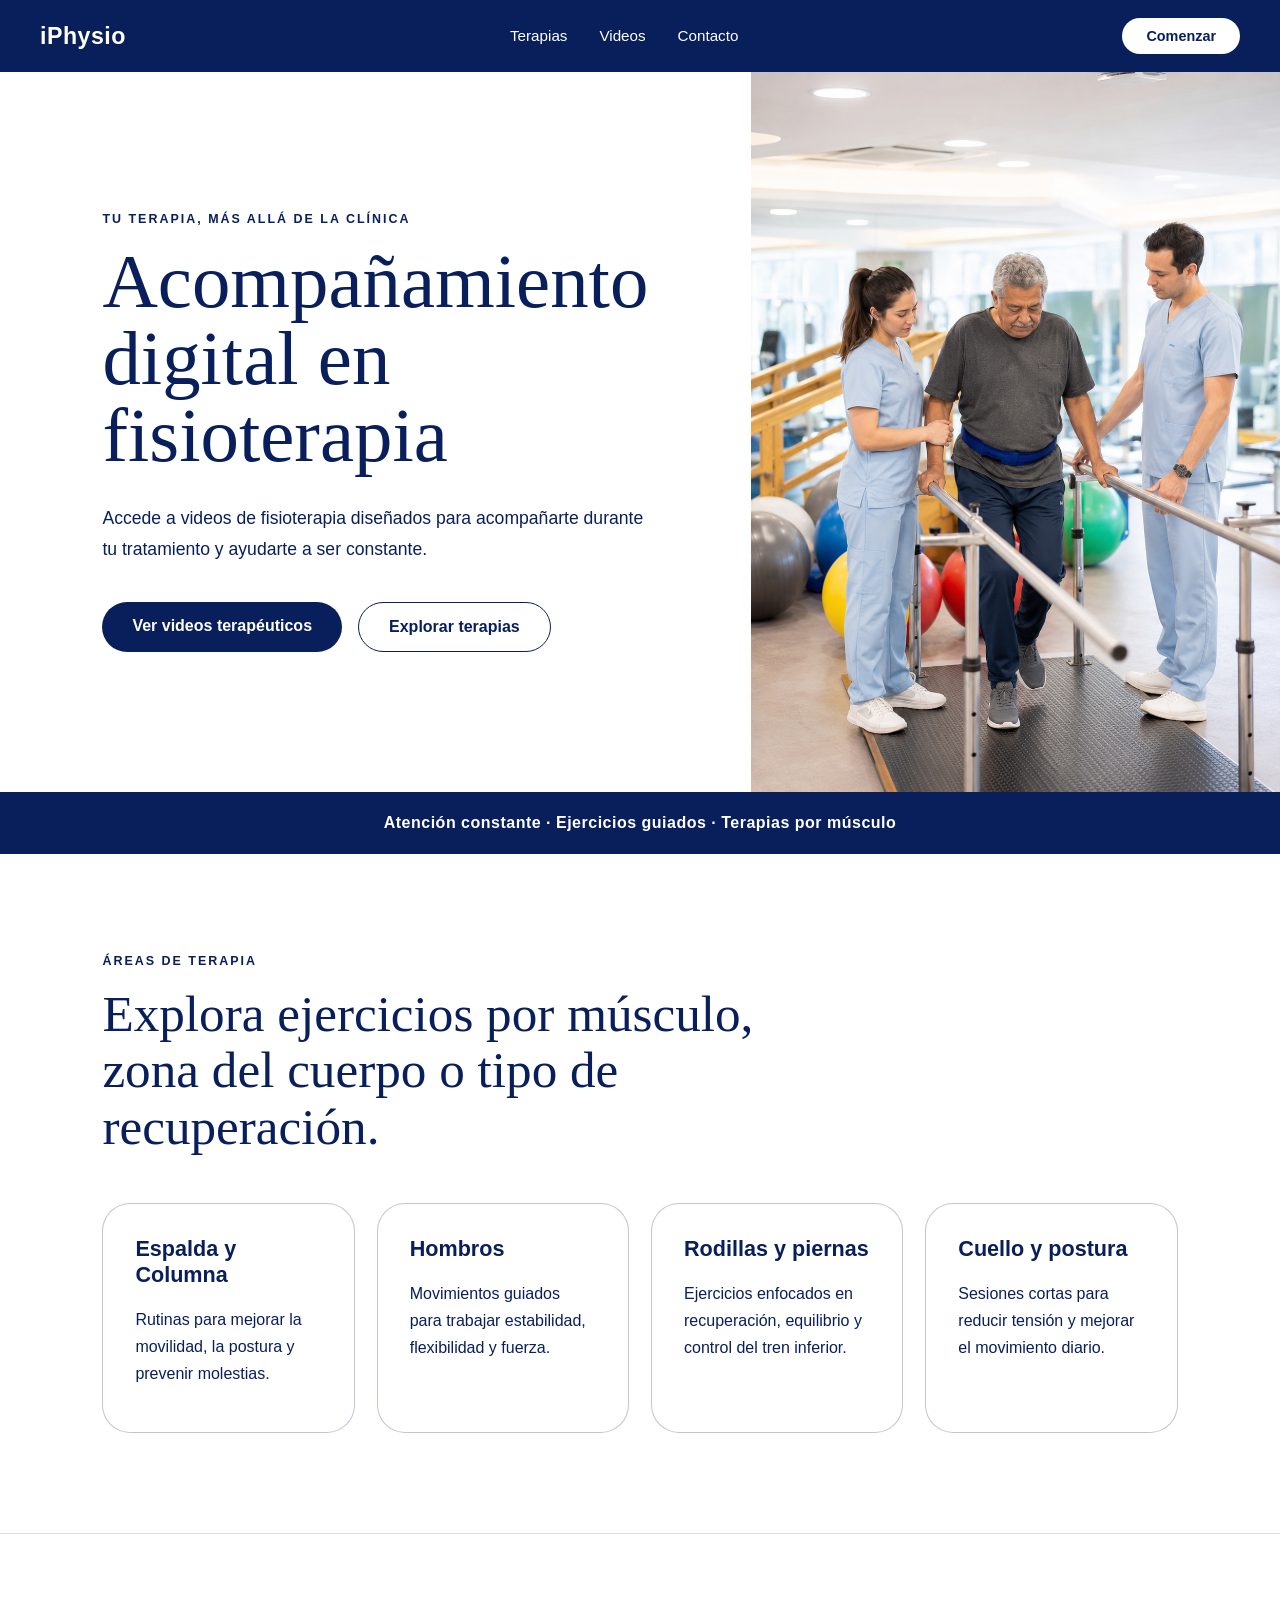
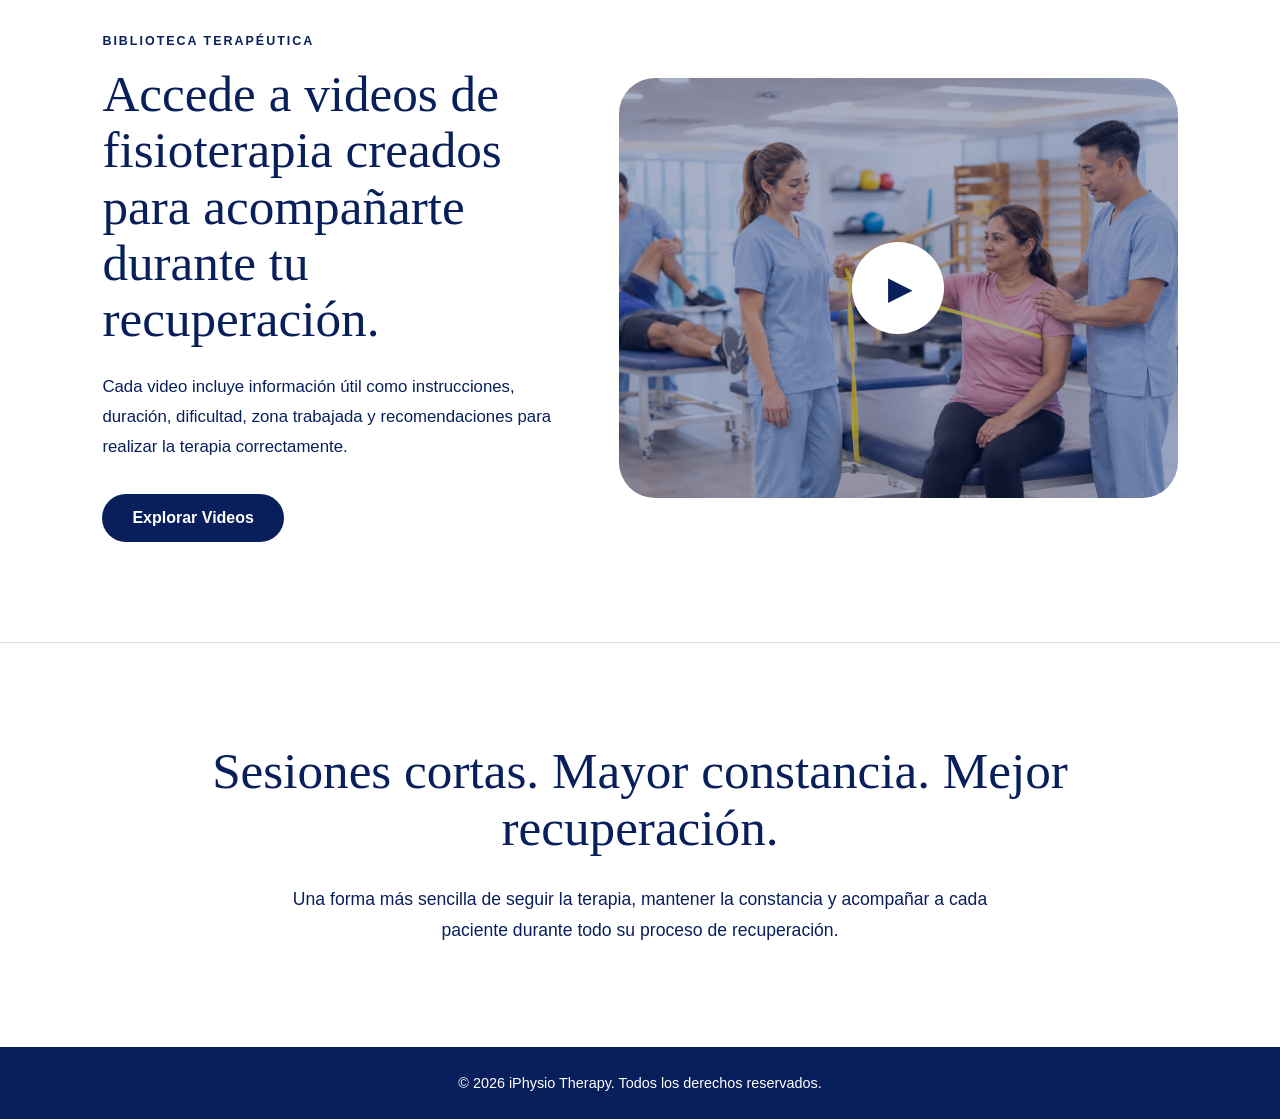
<file: index.html>
<!DOCTYPE html>
<html lang="es">
<head>
  <meta charset="UTF-8" />
  <meta name="viewport" content="width=device-width, initial-scale=1.0" />
  <title>iPhysio</title>
  <link rel="stylesheet" href="style.css" />
</head>
<body>

  <!-- Site header -->
  <header class="site-header">
    <nav class="navigation">
      <a href="index.html" class="site-logo">iPhysio</a>

      <ul class="nav-menu">
        <li><a href="#therapies">Terapias</a></li>
        <li><a href="videos.html#video-library">Videos</a></li>
        <li><a href="#contact">Contacto</a></li>
      </ul>

      <a href="videos.html#video-library" class="btn-start">Comenzar</a>
    </nav>
  </header>

  <main>

    <!-- Hero page -->
    <section class="hero-page">
      <div class="hero-content">
        <p class="section-label">Tu terapia, más allá de la clínica</p>

        <h1>
          Acompañamiento digital en fisioterapia
        </h1>

        <p class="hero-text">
          Accede a videos de fisioterapia diseñados para acompañarte durante tu tratamiento y ayudarte a ser constante.
        </p>

        <div class="hero-buttons">
          <a href="videos.html#video-library" class="btn-videos">Ver videos terapéuticos</a>
          <a href="#therapies" class="btn-therapy">Explorar terapias</a>
        </div>
      </div>

      <div class="hero-image">
        <img src="therapy-hero.png" alt="Sesión de fisioterapia" />
      </div>
    </section>

    <!-- Benefits strip -->
    <section class="benefits-strip">
      <p>
        Atención constante · Ejercicios guiados · Terapias por músculo
      </p>
    </section>

    <!-- Therapy areas -->
    <section class="therapy-section" id="therapies">
      <div class="section-title">
        <p class="section-label">Áreas de terapia</p>

        <h2>
          Explora ejercicios por músculo, zona del cuerpo o tipo de recuperación.
        </h2>
      </div>

      <div class="therapy-grid">

        <a href="videos.html#back-spine" class="therapy-card">
          <h3>Espalda y Columna</h3>
          <p>
            Rutinas para mejorar la movilidad, la postura y prevenir molestias.
          </p>
        </a>

        <a href="videos.html#shoulders" class="therapy-card">
          <h3>Hombros</h3>
          <p>
            Movimientos guiados para trabajar estabilidad, flexibilidad y fuerza.
          </p>
        </a>

        <a href="videos.html#knees-legs" class="therapy-card">
          <h3>Rodillas y piernas</h3>
          <p>
            Ejercicios enfocados en recuperación, equilibrio y control del tren inferior.
          </p>
        </a>

        <a href="videos.html#neck-posture" class="therapy-card">
          <h3>Cuello y postura</h3>
          <p>
            Sesiones cortas para reducir tensión y mejorar el movimiento diario.
          </p>
        </a>

      </div>
    </section>

    <!-- Home video section -->
    <section class="home-video-section" id="videos">
      <div class="home-video-content">
        <p class="section-label">Biblioteca terapéutica</p>

        <h2>
          Accede a videos de fisioterapia creados para acompañarte durante tu recuperación.
        </h2>

        <p>
          Cada video incluye información útil como instrucciones, duración, dificultad, zona trabajada y recomendaciones para realizar la terapia correctamente.
        </p>

        <a href="videos.html#video-library" class="btn-library">Explorar Videos</a>
      </div>

      <a href="videos.html#video-library" class="video-preview" aria-label="Ir a la biblioteca de videos">
        <img src="video-preview.png" alt="Vista previa de videos terapéuticos">
        <div class="play-button">▶</div>
      </a>
    </section>

    <!-- Motivation section -->
    <section class="motivation-section">
      <h2>
        Sesiones cortas. Mayor constancia. Mejor recuperación.
      </h2>

      <p>
        Una forma más sencilla de seguir la terapia, mantener la constancia y acompañar a cada paciente durante todo su proceso de recuperación.
      </p>
    </section>

  </main>

  <!-- Site footer -->
  <footer class="site-footer" id="contact">
    <p>© 2026 iPhysio Therapy. Todos los derechos reservados.</p>
  </footer>

  <script src="script.js"></script>

</body>
</html>
</file>
<file: style.css>
/* Base */


* {
  margin: 0;
  padding: 0;
  box-sizing: border-box;
}

:root {
  --galaxy: #081f5c;
  --white: #ffffff;
}

html {
  scroll-behavior: smooth;
}

body {
  font-family: Arial, Helvetica, sans-serif;
  background-color: var(--white);
  color: var(--galaxy);
}

/* Site header */


.site-header {
  width: 100%;
  background-color: var(--galaxy);
  position: sticky;
  top: 0;
  z-index: 100;
  transition: box-shadow 0.3s ease;
}

.site-header.header-scrolled {
  box-shadow: 0 12px 30px rgba(8, 31, 92, 0.18);
}

.navigation {
  max-width: 1280px;
  margin: 0 auto;
  padding: 18px 40px;
  display: flex;
  justify-content: space-between;
  align-items: center;
}

.site-logo {
  color: var(--white);
  text-decoration: none;
  font-size: 1.45rem;
  font-weight: 700;
  letter-spacing: 0.5px;
}

.nav-menu {
  display: flex;
  align-items: center;
  list-style: none;
  gap: 32px;
}

.nav-menu a {
  color: var(--white);
  text-decoration: none;
  font-size: 0.95rem;
  font-weight: 500;
}

.nav-menu a:hover {
  opacity: 0.8;
}


/* Buttons and labels */


.section-label {
  color: var(--galaxy);
  text-transform: uppercase;
  letter-spacing: 2px;
  font-size: 0.78rem;
  font-weight: 700;
  margin-bottom: 18px;
}

.btn-start,
.btn-videos,
.btn-therapy,
.btn-library,
.btn-home {
  display: inline-block;
  text-decoration: none;
  border-radius: 999px;
  font-weight: 700;
  transition: 0.3s ease;
}

.btn-start {
  background-color: var(--white);
  color: var(--galaxy);
  padding: 10px 24px;
  font-size: 0.9rem;
}

.btn-videos,
.btn-library {
  background-color: var(--galaxy);
  color: var(--white);
  padding: 15px 30px;
}

.btn-therapy,
.btn-home {
  border: 1px solid var(--galaxy);
  color: var(--galaxy);
  background-color: var(--white);
  padding: 15px 30px;
}

.btn-videos:hover,
.btn-therapy:hover,
.btn-library:hover,
.btn-home:hover {
  transform: translateY(-3px);
}

.btn-therapy:hover,
.btn-home:hover {
  background-color: var(--galaxy);
  color: var(--white);
}

.hero-buttons {
  display: flex;
  gap: 16px;
  flex-wrap: wrap;
}


/* Hero page */


.hero-page {
  min-height: 720px;
  display: grid;
  grid-template-columns: 1fr 1fr;
  background-color: var(--white);
}

.hero-content {
  padding: 110px 8vw;
  display: flex;
  flex-direction: column;
  justify-content: center;
  background-color: var(--white);
}

.hero-page h1 {
  font-family: Georgia, "Times New Roman", serif;
  color: var(--galaxy);
  font-size: clamp(3rem, 6vw, 5.8rem);
  line-height: 1;
  font-weight: 400;
  max-width: 680px;
  margin-bottom: 28px;
}

.hero-text {
  font-size: 1.1rem;
  line-height: 1.8;
  max-width: 560px;
  margin-bottom: 36px;
  color: var(--galaxy);
}

.hero-image {
  width: 100%;
  height: 100%;
  min-height: 720px;
  background-color: var(--white);
  overflow: hidden;
}

.hero-image img {
  width: 100%;
  height: 100%;
  display: block;
  object-fit: cover;
  object-position: center;
}


/* Benefits strip */


.benefits-strip {
  background-color: var(--galaxy);
  color: var(--white);
  padding: 22px;
  text-align: center;
  font-weight: 600;
  letter-spacing: 0.5px;
}


/* Therapy areas */


.therapy-section {
  padding: 100px 8vw;
  background-color: var(--white);
}

.section-title {
  max-width: 760px;
  margin-bottom: 48px;
}

.section-title h2,
.home-video-section h2,
.motivation-section h2,
.closing-section h2 {
  font-family: Georgia, "Times New Roman", serif;
  font-size: clamp(2.4rem, 4vw, 4.2rem);
  font-weight: 400;
  line-height: 1.1;
  color: var(--galaxy);
}

.therapy-grid {
  display: grid;
  grid-template-columns: repeat(4, 1fr);
  gap: 22px;
}

.therapy-card {
  display: block;
  min-height: 230px;
  padding: 32px;
  background-color: var(--white);
  border: 1px solid rgba(8, 31, 92, 0.25);
  border-radius: 28px;
  color: var(--galaxy);
  text-decoration: none;
  cursor: pointer;
  transition: 0.3s ease;
}

.therapy-card:hover {
  transform: translateY(-6px);
  border-color: var(--galaxy);
  box-shadow: 0 20px 45px rgba(8, 31, 92, 0.1);
}

.therapy-card h3 {
  font-size: 1.35rem;
  margin-bottom: 18px;
  color: var(--galaxy);
}

.therapy-card p {
  line-height: 1.7;
  color: var(--galaxy);
}

/* Home video section */


.home-video-section {
  padding: 100px 8vw;
  display: grid;
  grid-template-columns: 0.9fr 1.1fr;
  gap: 60px;
  align-items: center;
  background-color: var(--white);
  border-top: 1px solid rgba(8, 31, 92, 0.15);
  border-bottom: 1px solid rgba(8, 31, 92, 0.15);
}

.home-video-content p:not(.section-label) {
  font-size: 1.05rem;
  line-height: 1.8;
  margin: 24px 0 32px;
  max-width: 560px;
  color: var(--galaxy);
}

.video-preview {
  min-height: 420px;
  border-radius: 36px;
  position: relative;
  overflow: hidden;
  display: flex;
  align-items: center;
  justify-content: center;
  text-decoration: none;
  background-color: var(--galaxy);
}

.video-preview img {
  width: 100%;
  height: 100%;
  min-height: 420px;
  display: block;
  object-fit: cover;
  object-position: center;
  transition: 0.4s ease;
}

.video-preview::after {
  content: "";
  position: absolute;
  inset: 0;
  background-color: rgba(8, 31, 92, 0.35);
}

.video-preview:hover img {
  transform: scale(1.05);
}

.play-button {
  width: 92px;
  height: 92px;
  border-radius: 50%;
  background-color: var(--white);
  color: var(--galaxy);
  display: flex;
  align-items: center;
  justify-content: center;
  font-size: 2rem;
  padding-left: 5px;
  position: absolute;
  z-index: 2;
}


/* Motivation and closing */


.motivation-section,
.closing-section {
  padding: 100px 8vw;
  text-align: center;
  background-color: var(--white);
}

.motivation-section p,
.closing-section p {
  max-width: 720px;
  margin: 28px auto 0;
  font-size: 1.1rem;
  line-height: 1.8;
  color: var(--galaxy);
}

.center-buttons {
  justify-content: center;
  margin-top: 34px;
}


/* Site footer */


.site-footer {
  background-color: var(--galaxy);
  color: var(--white);
  text-align: center;
  padding: 28px;
  font-size: 0.9rem;
}

/* Videos hero */


.video-hero {
  min-height: calc(100vh - 76px);
  background-color: var(--white);
  color: var(--galaxy);
  display: flex;
  align-items: center;
  justify-content: center;
  padding: 100px 8vw;
  text-align: center;
  border-bottom: 1px solid rgba(8, 31, 92, 0.15);
}

.video-hero-content {
  max-width: 1050px;
  margin: 0 auto;
}

.video-hero h1 {
  font-family: Georgia, "Times New Roman", serif;
  font-size: clamp(3.5rem, 7vw, 7rem);
  line-height: 1;
  font-weight: 400;
  color: var(--galaxy);
  margin-bottom: 32px;
}

.video-hero p {
  max-width: 760px;
  margin: 0 auto 40px;
  font-size: 1.15rem;
  line-height: 1.8;
  color: var(--galaxy);
}

.video-hero .hero-buttons {
  justify-content: center;
}


/* Video library */

.video-library {
  background-color: var(--white);
  padding: 100px 8vw;
}

.video-library > .section-title {
  max-width: 850px;
  margin-bottom: 80px;
}

.video-library > .section-title h2 {
  font-family: Georgia, "Times New Roman", serif;
  font-size: clamp(2.5rem, 5vw, 4.8rem);
  font-weight: 400;
  line-height: 1.1;
  color: var(--galaxy);
}

.therapy-category {
  margin-bottom: 110px;
  scroll-margin-top: 120px;
}

.therapy-category:last-child {
  margin-bottom: 0;
}

.category-title {
  max-width: 760px;
  margin-bottom: 34px;
}

.category-title .section-label {
  margin-bottom: 14px;
}

.category-title h2 {
  font-family: Georgia, "Times New Roman", serif;
  font-size: clamp(2.2rem, 4vw, 3.8rem);
  font-weight: 400;
  line-height: 1.1;
  color: var(--galaxy);
}


/* Video cards */


.video-grid {
  display: grid;
  grid-template-columns: repeat(3, 1fr);
  gap: 28px;
}

.therapy-video {
  background-color: var(--white);
  border: 1px solid rgba(8, 31, 92, 0.25);
  border-radius: 28px;
  overflow: hidden;
  transition: 0.3s ease;
}

.therapy-video:hover {
  transform: translateY(-6px);
  border-color: var(--galaxy);
  box-shadow: 0 20px 45px rgba(8, 31, 92, 0.1);
}

.video-frame {
  width: 100%;
  aspect-ratio: 16 / 9;
  background-color: rgba(8, 31, 92, 0.04);
  border-bottom: 1px solid rgba(8, 31, 92, 0.18);
}

.video-frame video {
  width: 100%;
  height: 100%;
  display: block;
  object-fit: cover;
  background-color: rgba(8, 31, 92, 0.04);
}

.video-details {
  padding: 26px;
}

.video-details h3 {
  color: var(--galaxy);
  font-size: 1.3rem;
  margin-bottom: 12px;
}

.video-details p {
  color: var(--galaxy);
  line-height: 1.7;
  font-size: 0.98rem;
}


/* Video buttons */


.btn-open-video,
.btn-more-videos {
  background-color: var(--galaxy);
  color: var(--white);
  border: none;
  border-radius: 999px;
  font-weight: 700;
  cursor: pointer;
  transition: 0.3s ease;
}

.btn-open-video {
  margin-top: 18px;
  padding: 11px 22px;
  font-size: 0.9rem;
}

.btn-more-videos {
  display: block;
  margin: 34px auto 0;
  padding: 14px 30px;
  font-size: 0.95rem;
}

.btn-open-video:hover,
.btn-more-videos:hover {
  transform: translateY(-3px);
  box-shadow: 0 14px 30px rgba(8, 31, 92, 0.15);
}

/* Extra videos */


.extra-video {
  display: none;
}

.extra-video.show {
  display: block;
}

/* Video modal */

body.no-scroll {
  overflow: hidden;
}

.video-modal {
  position: fixed;
  inset: 0;
  background-color: rgba(8, 31, 92, 0.82);
  display: none;
  align-items: center;
  justify-content: center;
  padding: 40px;
  z-index: 999;
}

.video-modal.show {
  display: flex;
}

.modal-content {
  width: min(1000px, 100%);
  background-color: var(--white);
  border-radius: 28px;
  padding: 18px;
  position: relative;
  box-shadow: 0 30px 80px rgba(8, 31, 92, 0.35);
}

.modal-content video {
  width: 100%;
  aspect-ratio: 16 / 9;
  display: block;
  border-radius: 18px;
  background-color: var(--galaxy);
}

.btn-close-modal {
  position: absolute;
  top: -18px;
  right: -18px;
  width: 46px;
  height: 46px;
  border-radius: 50%;
  border: none;
  background-color: var(--white);
  color: var(--galaxy);
  font-size: 2rem;
  line-height: 1;
  cursor: pointer;
  box-shadow: 0 12px 30px rgba(8, 31, 92, 0.25);
  transition: 0.3s ease;
}

.btn-close-modal:hover {
  transform: scale(1.05);
}

/* JavaScript effects */


body {
  opacity: 0;
  transition: opacity 0.5s ease;
}

body.page-loaded {
  opacity: 1;
}

.reveal {
  opacity: 0;
  transform: translateY(34px);
  transition: opacity 0.7s ease, transform 0.7s ease;
}

.reveal-visible {
  opacity: 1;
  transform: translateY(0);
}

.back-to-top {
  position: fixed;
  right: 28px;
  bottom: 28px;
  width: 48px;
  height: 48px;
  border-radius: 50%;
  border: none;
  background-color: var(--galaxy);
  color: var(--white);
  font-size: 1.4rem;
  font-weight: 700;
  cursor: pointer;
  opacity: 0;
  visibility: hidden;
  transform: translateY(16px);
  transition: 0.3s ease;
  z-index: 90;
  box-shadow: 0 14px 30px rgba(8, 31, 92, 0.2);
}

.back-to-top.show {
  opacity: 1;
  visibility: visible;
  transform: translateY(0);
}

.back-to-top:hover {
  transform: translateY(-4px);
}

.category-highlight {
  animation: categoryPulse 1.4s ease;
}

@keyframes categoryPulse {
  0% {
    background-color: rgba(8, 31, 92, 0.06);
    border-radius: 28px;
  }

  100% {
    background-color: transparent;
  }
}


/* Responsive */


@media (max-width: 900px) {
  .hero-page {
    grid-template-columns: 1fr;
  }

  .hero-content {
    padding: 90px 7vw 60px;
  }

  .hero-image {
    min-height: 480px;
  }

  .home-video-section {
    grid-template-columns: 1fr;
  }

  .therapy-grid,
  .video-grid {
    grid-template-columns: 1fr 1fr;
  }

  .nav-menu {
    display: none;
  }

  .video-hero {
    min-height: auto;
    padding: 90px 7vw;
  }

  .video-hero h1 {
    font-size: clamp(3rem, 10vw, 5rem);
  }

  .video-library {
    padding: 80px 7vw;
  }

  .video-library > .section-title {
    margin-bottom: 60px;
  }

  .therapy-category {
    margin-bottom: 90px;
  }
}

@media (max-width: 560px) {
  .navigation {
    padding: 16px 22px;
  }

  .btn-start {
    padding: 9px 18px;
  }

  .hero-content {
    padding: 70px 6vw 50px;
  }

  .hero-page h1,
  .video-hero h1 {
    font-size: 3rem;
  }

  .hero-buttons,
  .video-hero .hero-buttons,
  .center-buttons {
    flex-direction: column;
  }

  .btn-videos,
  .btn-therapy,
  .btn-library,
  .btn-home {
    text-align: center;
  }

  .hero-image {
    min-height: 380px;
  }

  .therapy-grid,
  .video-grid {
    grid-template-columns: 1fr;
  }

  .video-preview {
    min-height: 300px;
  }

  .video-preview img {
    min-height: 300px;
  }

  .video-hero {
    padding: 80px 6vw;
  }

  .video-hero p {
    font-size: 1rem;
  }

  .video-library {
    padding: 70px 6vw;
  }

  .video-library > .section-title {
    margin-bottom: 50px;
  }

  .therapy-category {
    margin-bottom: 80px;
  }

  .video-details {
    padding: 22px;
  }

  .btn-more-videos,
  .btn-open-video {
    width: 100%;
  }

  .video-modal {
    padding: 18px;
  }

  .modal-content {
    border-radius: 22px;
    padding: 12px;
  }

  .modal-content video {
    border-radius: 14px;
  }

  .btn-close-modal {
    top: -14px;
    right: -8px;
  }
}

/* Reduced motion */


@media (prefers-reduced-motion: reduce) {
  html {
    scroll-behavior: auto;
  }

  body,
  .reveal,
  .back-to-top,
  .site-header,
  .btn-videos,
  .btn-therapy,
  .btn-library,
  .btn-home,
  .therapy-card,
  .therapy-video,
  .btn-open-video,
  .btn-more-videos {
    transition: none;
    animation: none;
  }

  .reveal {
    opacity: 1;
    transform: none;
  }
}
</file>
